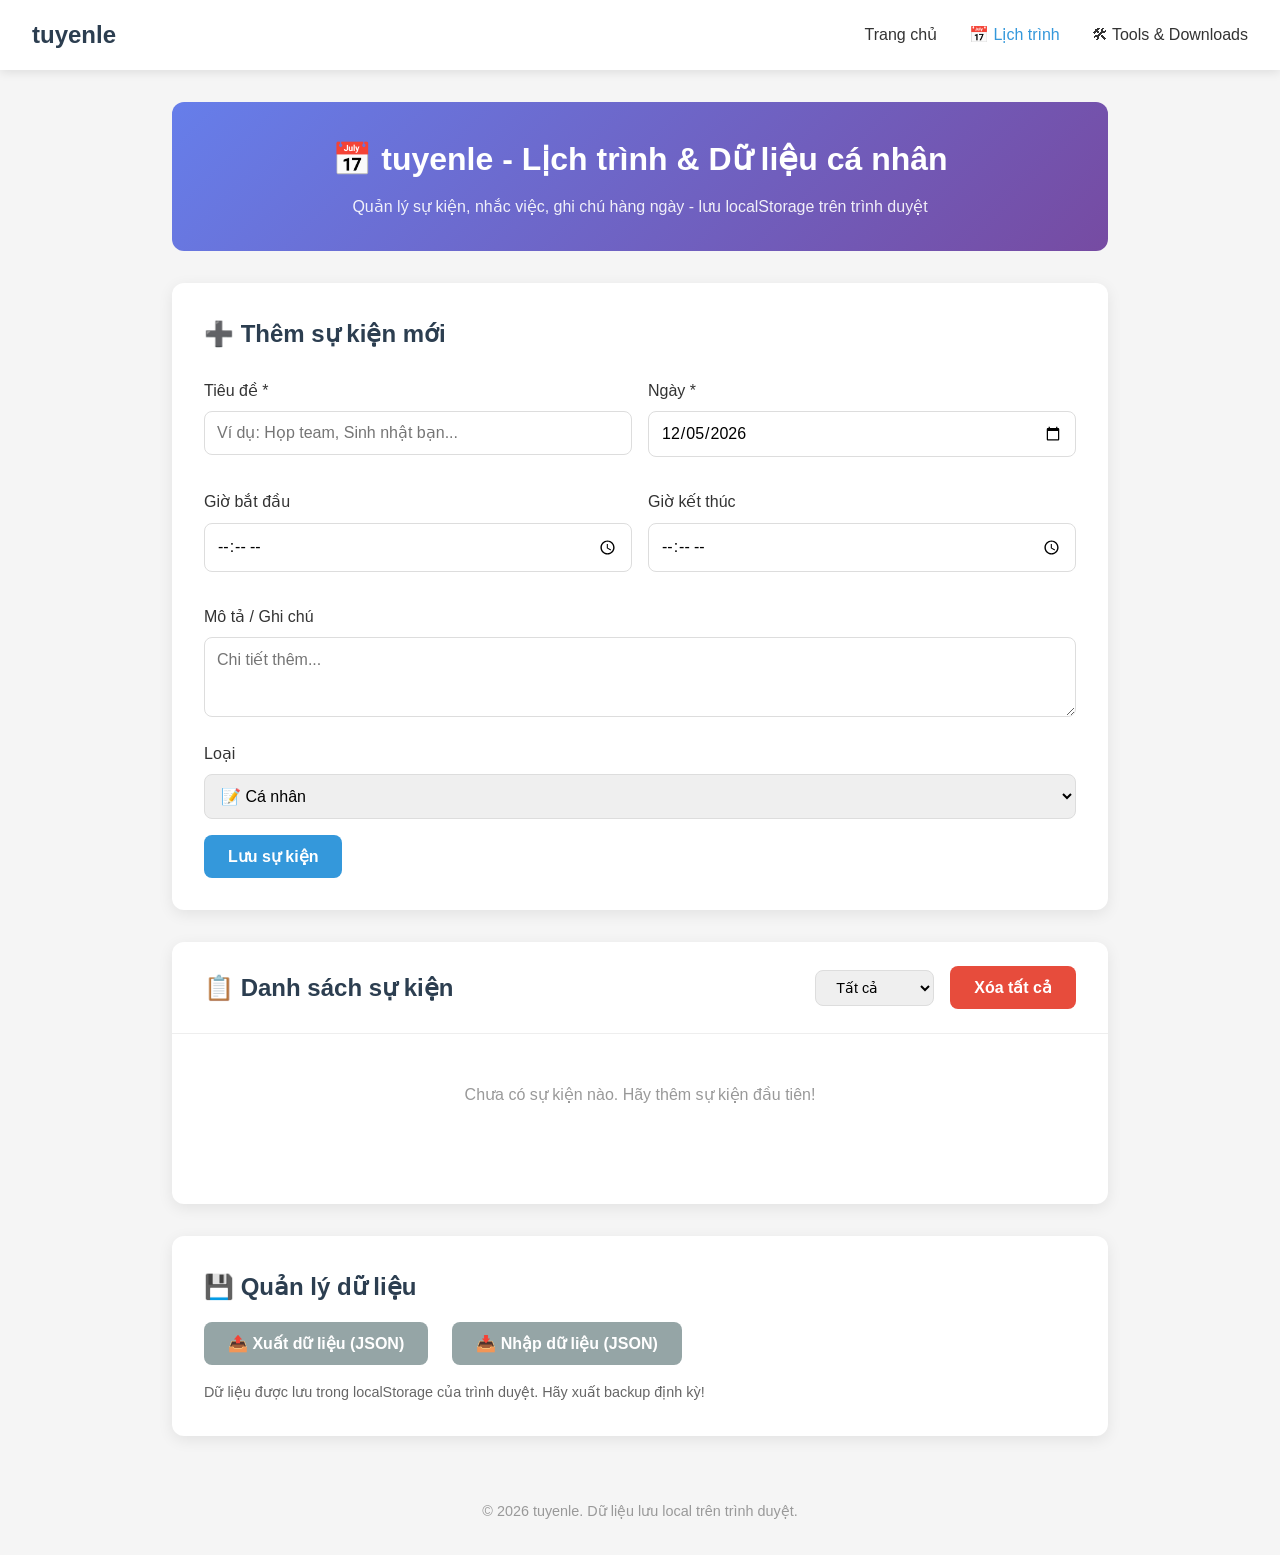
<file: pages/schedule.html>
<!DOCTYPE html>
<html lang="vi">
<head>
    <meta charset="UTF-8">
    <meta name="viewport" content="width=device-width, initial-scale=1.0">
    <title>Lịch trình - tuyenle</title>
    <link rel="stylesheet" href="../css/style.css">
    <link rel="stylesheet" href="../css/schedule.css">
</head>
<body>
    <header>
        <nav class="navbar">
            <div class="logo">tuyenle</div>
            <ul class="nav-links">
                <li><a href="../index.html">Trang chủ</a></li>
                <li><a href="schedule.html" class="active">📅 Lịch trình</a></li>
                <li><a href="tools.html">🛠 Tools & Downloads</a></li>
            </ul>
        </nav>
    </header>

    <main>
        <section class="page-header">
            <h1>📅 tuyenle - Lịch trình & Dữ liệu cá nhân</h1>
            <p>Quản lý sự kiện, nhắc việc, ghi chú hàng ngày - lưu localStorage trên trình duyệt</p>
        </section>

        <section class="schedule-form">
            <h2>➕ Thêm sự kiện mới</h2>
            <form id="eventForm">
                <div class="form-row">
                    <div class="form-group">
                        <label>Tiêu đề *</label>
                        <input type="text" id="eventTitle" required placeholder="Ví dụ: Họp team, Sinh nhật bạn...">
                    </div>
                    <div class="form-group">
                        <label>Ngày *</label>
                        <input type="date" id="eventDate" required>
                    </div>
                </div>
                <div class="form-row">
                    <div class="form-group">
                        <label>Giờ bắt đầu</label>
                        <input type="time" id="eventStartTime">
                    </div>
                    <div class="form-group">
                        <label>Giờ kết thúc</label>
                        <input type="time" id="eventEndTime">
                    </div>
                </div>
                <div class="form-group">
                    <label>Mô tả / Ghi chú</label>
                    <textarea id="eventDesc" rows="3" placeholder="Chi tiết thêm..."></textarea>
                </div>
                <div class="form-group">
                    <label>Loại</label>
                    <select id="eventType">
                        <option value="personal">📝 Cá nhân</option>
                        <option value="work">💼 Công việc</option>
                        <option value="health">🏥 Sức khỏe</option>
                        <option value="other">📌 Khác</option>
                    </select>
                </div>
                <button type="submit" class="btn btn-primary">Lưu sự kiện</button>
            </form>
        </section>

        <section class="schedule-list">
            <div class="list-header">
                <h2>📋 Danh sách sự kiện</h2>
                <div class="filter-controls">
                    <select id="filterType" onchange="filterEvents()">
                        <option value="all">Tất cả</option>
                        <option value="personal">Cá nhân</option>
                        <option value="work">Công việc</option>
                        <option value="health">Sức khỏe</option>
                        <option value="other">Khác</option>
                    </select>
                    <button class="btn btn-danger" onclick="clearAllEvents()" id="clearBtn">Xóa tất cả</button>
                </div>
            </div>
            <div id="eventsContainer" class="events-container">
                <!-- Events will be rendered here -->
            </div>
        </section>

        <section class="data-management">
            <h2>💾 Quản lý dữ liệu</h2>
            <div class="data-buttons">
                <button class="btn btn-secondary" onclick="exportData()">📤 Xuất dữ liệu (JSON)</button>
                <button class="btn btn-secondary" onclick="importData()">📥 Nhập dữ liệu (JSON)</button>
                <input type="file" id="importFile" accept=".json" style="display: none;" onchange="handleImport(event)">
            </div>
            <p class="data-note">Dữ liệu được lưu trong localStorage của trình duyệt. Hãy xuất backup định kỳ!</p>
        </section>
    </main>

    <footer>
        <p>&copy; 2026 tuyenle. Dữ liệu lưu local trên trình duyệt.</p>
    </footer>

    <script src="../js/main.js"></script>
    <script src="../js/schedule.js"></script>
</body>
</html>
</file>
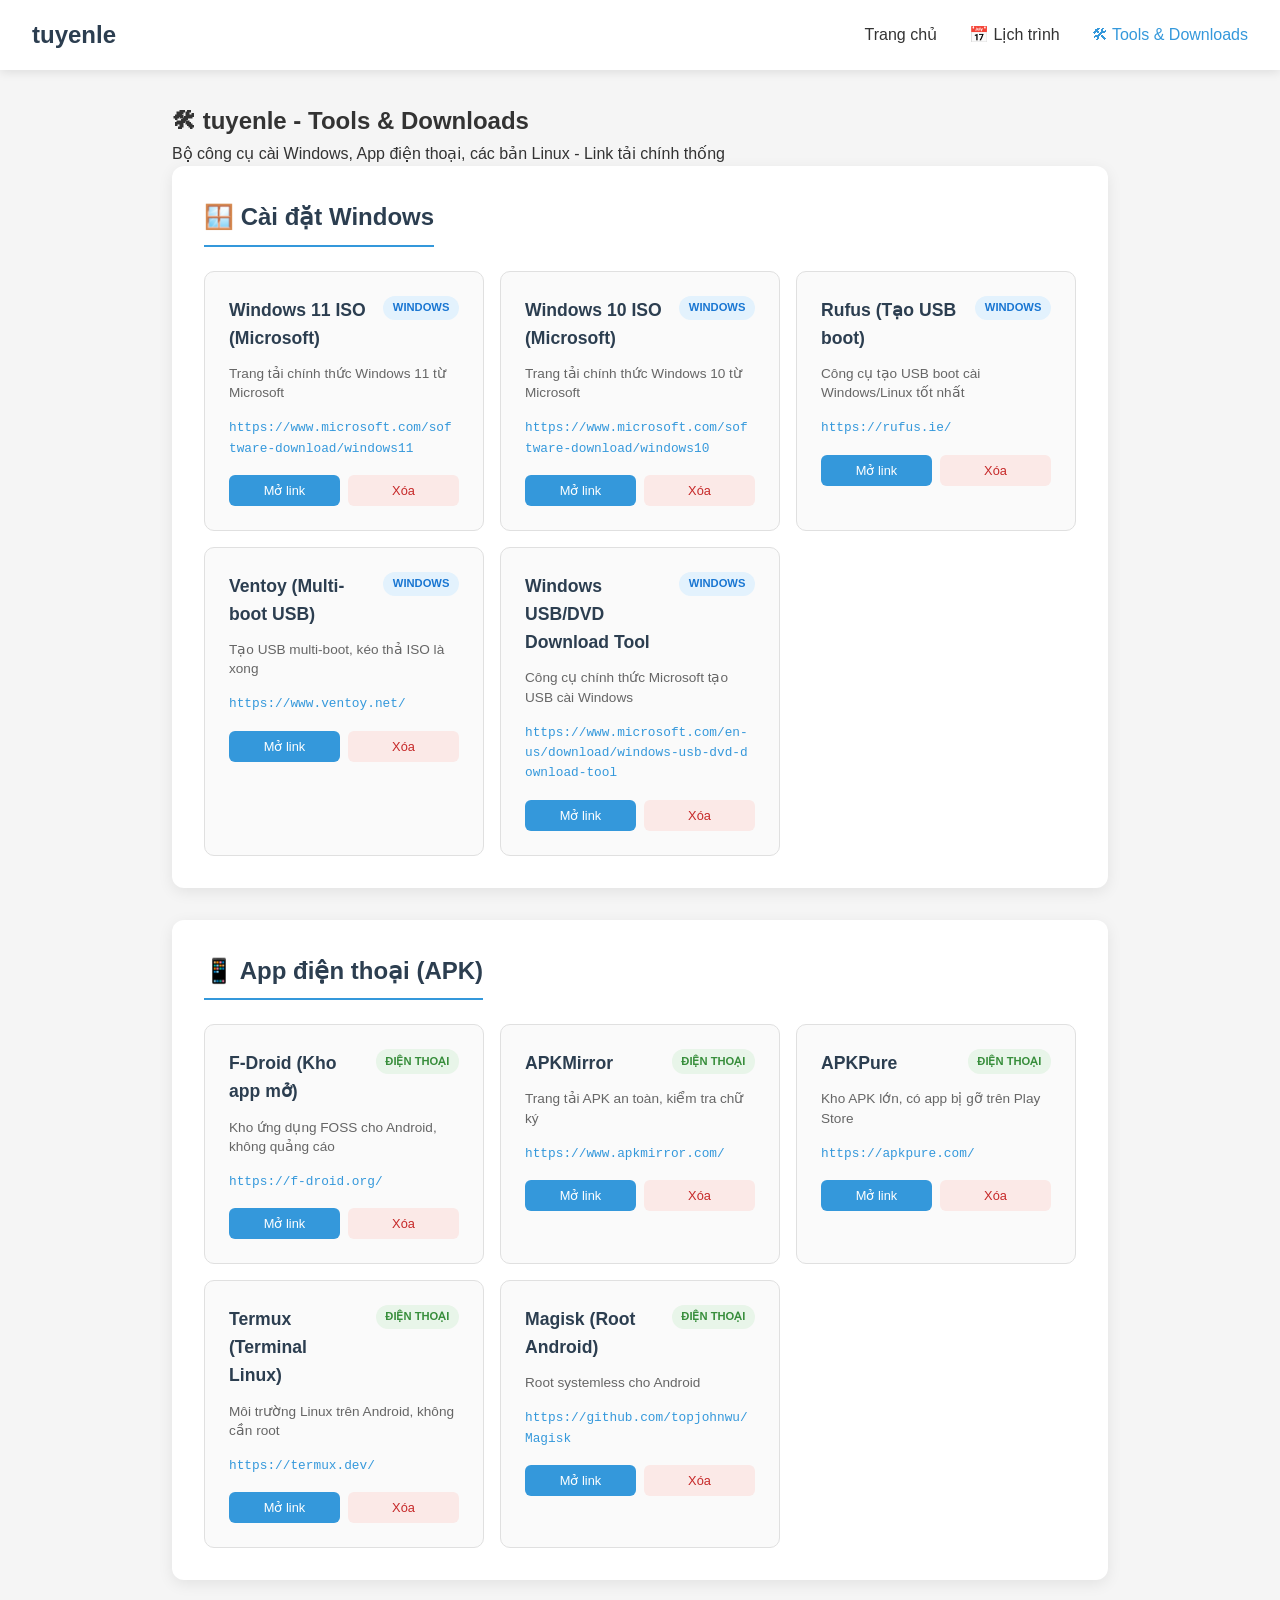
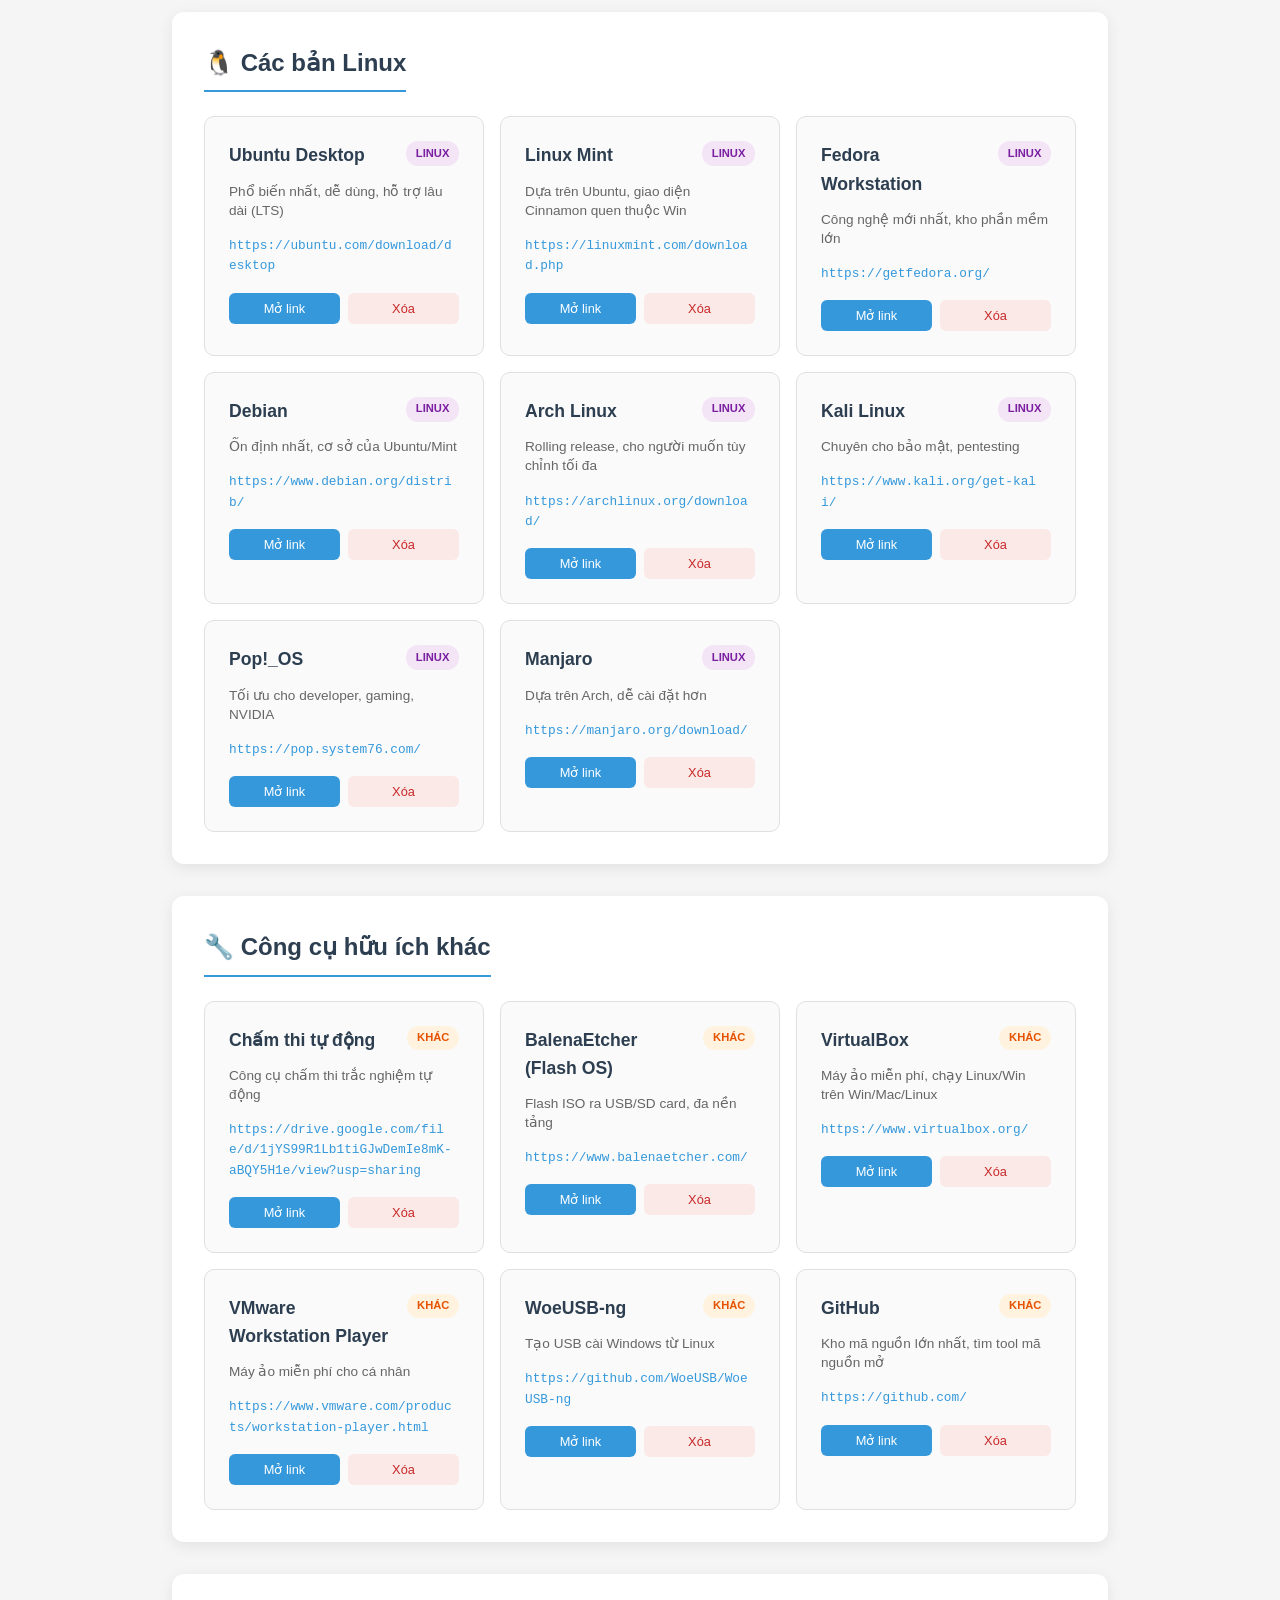
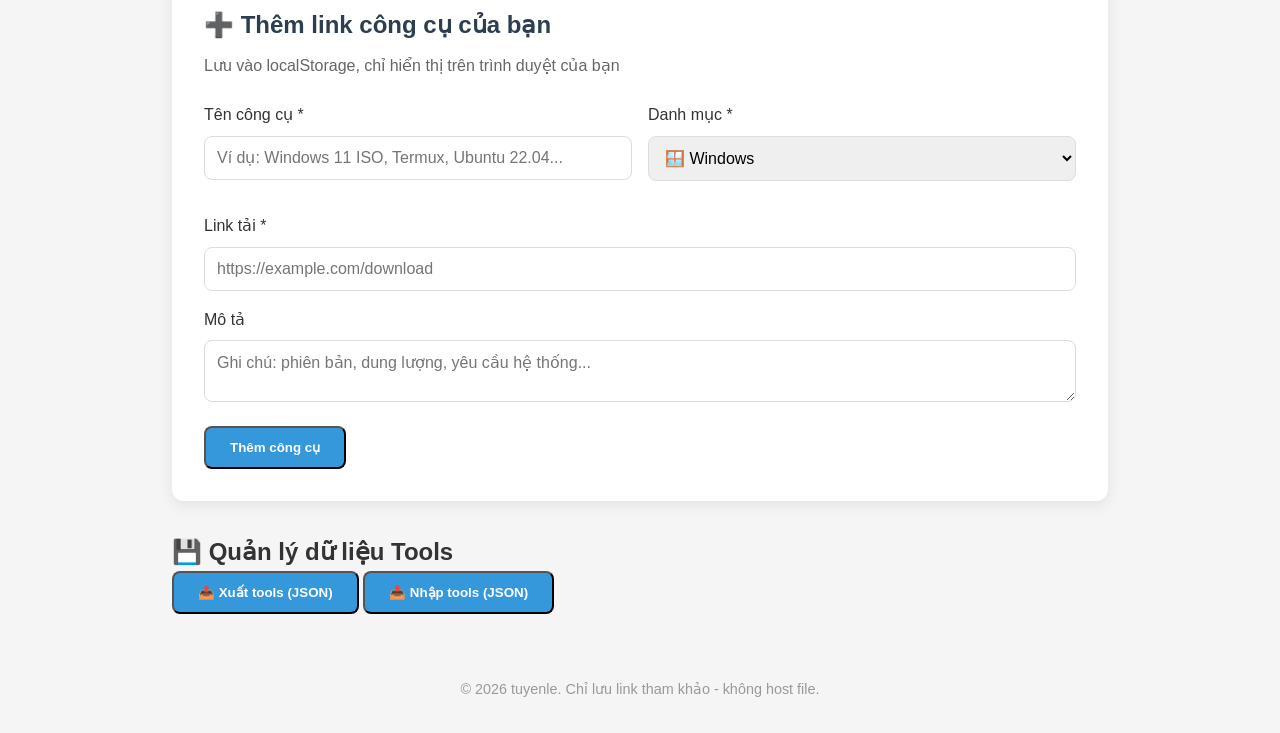
<file: pages/tools.html>
<!DOCTYPE html>
<html lang="vi">
<head>
    <meta charset="UTF-8">
    <meta name="viewport" content="width=device-width, initial-scale=1.0">
    <title>Tools & Downloads - tuyenle</title>
    <link rel="stylesheet" href="../css/style.css">
    <link rel="stylesheet" href="../css/tools.css">
</head>
<body>
    <header>
        <nav class="navbar">
            <div class="logo">tuyenle</div>
            <ul class="nav-links">
                <li><a href="../index.html">Trang chủ</a></li>
                <li><a href="schedule.html">📅 Lịch trình</a></li>
                <li><a href="tools.html" class="active">🛠 Tools & Downloads</a></li>
            </ul>
        </nav>
    </header>

    <main>
        <section class="page-header">
            <h1>🛠 tuyenle - Tools & Downloads</h1>
            <p>Bộ công cụ cài Windows, App điện thoại, các bản Linux - Link tải chính thống</p>
        </section>

        <section class="tools-category">
            <h2 class="category-title">🪟 Cài đặt Windows</h2>
            <div class="tools-grid" id="windowsTools">
                <!-- Windows tools will be rendered here -->
            </div>
        </section>

        <section class="tools-category">
            <h2 class="category-title">📱 App điện thoại (APK)</h2>
            <div class="tools-grid" id="phoneApps">
                <!-- Phone apps will be rendered here -->
            </div>
        </section>

        <section class="tools-category">
            <h2 class="category-title">🐧 Các bản Linux</h2>
            <div class="tools-grid" id="linuxDistros">
                <!-- Linux distros will be rendered here -->
            </div>
        </section>

        <section class="tools-category">
            <h2 class="category-title">🔧 Công cụ hữu ích khác</h2>
            <div class="tools-grid" id="otherTools">
                <!-- Other tools will be rendered here -->
            </div>
        </section>

        <section class="add-tool-section">
            <h2>➕ Thêm link công cụ của bạn</h2>
            <p>Lưu vào localStorage, chỉ hiển thị trên trình duyệt của bạn</p>
            <form id="addToolForm" class="tool-form">
                <div class="form-row">
                    <div class="form-group">
                        <label>Tên công cụ *</label>
                        <input type="text" id="toolName" required placeholder="Ví dụ: Windows 11 ISO, Termux, Ubuntu 22.04...">
                    </div>
                    <div class="form-group">
                        <label>Danh mục *</label>
                        <select id="toolCategory" required>
                            <option value="windows">🪟 Windows</option>
                            <option value="phone">📱 Điện thoại</option>
                            <option value="linux">🐧 Linux</option>
                            <option value="other">🔧 Khác</option>
                        </select>
                    </div>
                </div>
                <div class="form-group">
                    <label>Link tải *</label>
                    <input type="url" id="toolUrl" required placeholder="https://example.com/download" pattern="https://.*">
                </div>
                <div class="form-group">
                    <label>Mô tả</label>
                    <textarea id="toolDesc" rows="2" placeholder="Ghi chú: phiên bản, dung lượng, yêu cầu hệ thống..."></textarea>
                </div>
                <button type="submit" class="btn btn-primary">Thêm công cụ</button>
            </form>
        </section>

        <section class="data-management">
            <h2>💾 Quản lý dữ liệu Tools</h2>
            <div class="data-buttons">
                <button class="btn btn-secondary" onclick="exportTools()">📤 Xuất tools (JSON)</button>
                <button class="btn btn-secondary" onclick="importTools()">📥 Nhập tools (JSON)</button>
                <input type="file" id="importToolsFile" accept=".json" style="display: none;" onchange="handleToolsImport(event)">
            </div>
        </section>
    </main>

    <footer>
        <p>&copy; 2026 tuyenle. Chỉ lưu link tham khảo - không host file.</p>
    </footer>

    <script src="../js/main.js"></script>
    <script src="../js/tools.js"></script>
</body>
</html>
</file>
<file: css/style.css>
* {
    margin: 0;
    padding: 0;
    box-sizing: border-box;
}

body {
    font-family: -apple-system, BlinkMacSystemFont, 'Segoe UI', Roboto, Oxygen, Ubuntu, sans-serif;
    line-height: 1.6;
    color: #333;
    background: #f5f5f5;
}

.navbar {
    display: flex;
    justify-content: space-between;
    align-items: center;
    padding: 1rem 2rem;
    background: #fff;
    box-shadow: 0 2px 10px rgba(0,0,0,0.1);
    position: sticky;
    top: 0;
    z-index: 100;
}

.logo {
    font-size: 1.5rem;
    font-weight: bold;
    color: #2c3e50;
}

.nav-links {
    display: flex;
    list-style: none;
    gap: 2rem;
}

.nav-links a {
    text-decoration: none;
    color: #333;
    font-weight: 500;
    transition: color 0.3s;
}

.nav-links a:hover,
.nav-links a.active {
    color: #3498db;
}

main {
    max-width: 1000px;
    margin: 0 auto;
    padding: 2rem;
}

.hero {
    text-align: center;
    padding: 3rem 1rem;
    background: linear-gradient(135deg, #667eea 0%, #764ba2 100%);
    color: white;
    border-radius: 12px;
    margin-bottom: 2rem;
}

.hero h1 {
    font-size: 2.5rem;
    margin-bottom: 1rem;
}

.hero p {
    font-size: 1.2rem;
    opacity: 0.9;
}

.cards {
    display: grid;
    grid-template-columns: repeat(auto-fit, minmax(300px, 1fr));
    gap: 1.5rem;
    margin-bottom: 2rem;
}

.card {
    background: white;
    padding: 2rem;
    border-radius: 12px;
    box-shadow: 0 4px 15px rgba(0,0,0,0.08);
    transition: transform 0.3s, box-shadow 0.3s;
}

.card:hover {
    transform: translateY(-5px);
    box-shadow: 0 8px 25px rgba(0,0,0,0.15);
}

.card h3 {
    margin-bottom: 1rem;
    color: #2c3e50;
}

.card p {
    color: #666;
    margin-bottom: 1.5rem;
}

.btn {
    display: inline-block;
    padding: 0.75rem 1.5rem;
    background: #3498db;
    color: white;
    text-decoration: none;
    border-radius: 8px;
    font-weight: 600;
    transition: background 0.3s;
}

.btn:hover {
    background: #2980b9;
}

.info {
    background: white;
    padding: 2rem;
    border-radius: 12px;
    box-shadow: 0 4px 15px rgba(0,0,0,0.08);
}

.info h2 {
    margin-bottom: 1rem;
    color: #2c3e50;
}

.info p {
    color: #666;
}

footer {
    text-align: center;
    padding: 2rem;
    color: #999;
    font-size: 0.9rem;
}

@media (max-width: 600px) {
    .navbar {
        flex-direction: column;
        gap: 1rem;
    }
    .nav-links {
        gap: 1rem;
    }
    .hero h1 {
        font-size: 1.8rem;
    }
    main {
        padding: 1rem;
    }
}
</file>
<file: css/schedule.css>
.page-header {
    text-align: center;
    padding: 2rem 1rem;
    background: linear-gradient(135deg, #667eea 0%, #764ba2 100%);
    color: white;
    border-radius: 12px;
    margin-bottom: 2rem;
}

.page-header h1 {
    font-size: 2rem;
    margin-bottom: 0.5rem;
}

.page-header p {
    opacity: 0.9;
}

.schedule-form {
    background: white;
    padding: 2rem;
    border-radius: 12px;
    box-shadow: 0 4px 15px rgba(0,0,0,0.08);
    margin-bottom: 2rem;
}

.schedule-form h2 {
    margin-bottom: 1.5rem;
    color: #2c3e50;
}

.form-row {
    display: grid;
    grid-template-columns: 1fr 1fr;
    gap: 1rem;
    margin-bottom: 1rem;
}

.form-group {
    margin-bottom: 1rem;
}

.form-group label {
    display: block;
    margin-bottom: 0.5rem;
    font-weight: 500;
    color: #333;
}

.form-group input,
.form-group textarea,
.form-group select {
    width: 100%;
    padding: 0.75rem;
    border: 1px solid #ddd;
    border-radius: 8px;
    font-size: 1rem;
    font-family: inherit;
    transition: border-color 0.3s, box-shadow 0.3s;
}

.form-group input:focus,
.form-group textarea:focus,
.form-group select:focus {
    outline: none;
    border-color: #3498db;
    box-shadow: 0 0 0 3px rgba(52, 152, 219, 0.2);
}

.btn {
    padding: 0.75rem 1.5rem;
    border: none;
    border-radius: 8px;
    font-size: 1rem;
    font-weight: 600;
    cursor: pointer;
    transition: all 0.3s;
    text-decoration: none;
    display: inline-block;
}

.btn-primary {
    background: #3498db;
    color: white;
}

.btn-primary:hover {
    background: #2980b9;
}

.btn-secondary {
    background: #95a5a6;
    color: white;
    margin-right: 0.5rem;
}

.btn-secondary:hover {
    background: #7f8c8d;
}

.btn-danger {
    background: #e74c3c;
    color: white;
}

.btn-danger:hover {
    background: #c0392b;
}

.schedule-list {
    background: white;
    border-radius: 12px;
    box-shadow: 0 4px 15px rgba(0,0,0,0.08);
    overflow: hidden;
    margin-bottom: 2rem;
}

.list-header {
    display: flex;
    justify-content: space-between;
    align-items: center;
    padding: 1.5rem 2rem;
    border-bottom: 1px solid #eee;
    flex-wrap: wrap;
    gap: 1rem;
}

.list-header h2 {
    color: #2c3e50;
}

.filter-controls {
    display: flex;
    gap: 1rem;
    align-items: center;
}

.filter-controls select {
    padding: 0.5rem 1rem;
    border: 1px solid #ddd;
    border-radius: 8px;
    font-size: 0.9rem;
}

.events-container {
    padding: 0 2rem 2rem;
}

.event-item {
    display: flex;
    align-items: flex-start;
    gap: 1rem;
    padding: 1.5rem 0;
    border-bottom: 1px solid #f0f0f0;
    transition: background 0.3s;
}

.event-item:last-child {
    border-bottom: none;
}

.event-item:hover {
    background: #fafafa;
}

.event-date {
    background: #3498db;
    color: white;
    padding: 0.75rem 1rem;
    border-radius: 8px;
    text-align: center;
    min-width: 80px;
    flex-shrink: 0;
}

.event-date .day {
    font-size: 1.5rem;
    font-weight: bold;
    line-height: 1;
}

.event-date .month {
    font-size: 0.8rem;
    text-transform: uppercase;
    opacity: 0.9;
}

.event-content {
    flex: 1;
}

.event-title-row {
    display: flex;
    justify-content: space-between;
    align-items: flex-start;
    margin-bottom: 0.5rem;
    flex-wrap: wrap;
    gap: 0.5rem;
}

.event-title {
    font-size: 1.1rem;
    font-weight: 600;
    color: #2c3e50;
}

.event-type {
    padding: 0.25rem 0.75rem;
    border-radius: 20px;
    font-size: 0.75rem;
    font-weight: 600;
    text-transform: uppercase;
}

.event-type.personal { background: #e3f2fd; color: #1976d2; }
.event-type.work { background: #e8f5e9; color: #388e3c; }
.event-type.health { background: #fce4ec; color: #c2185b; }
.event-type.other { background: #f3e5f5; color: #7b1fa2; }

.event-meta {
    display: flex;
    gap: 1.5rem;
    margin-bottom: 0.5rem;
    flex-wrap: wrap;
    font-size: 0.9rem;
    color: #666;
}

.event-meta span {
    display: flex;
    align-items: center;
    gap: 0.3rem;
}

.event-desc {
    color: #555;
    font-size: 0.9rem;
    line-height: 1.5;
}

.event-actions {
    display: flex;
    gap: 0.5rem;
    flex-shrink: 0;
}

.event-actions button {
    padding: 0.4rem 0.8rem;
    font-size: 0.8rem;
    border: none;
    border-radius: 6px;
    cursor: pointer;
    transition: all 0.3s;
}

.btn-edit {
    background: #fff3e0;
    color: #e65100;
}

.btn-edit:hover {
    background: #ffe0b2;
}

.btn-delete {
    background: #fbe9e7;
    color: #c62828;
}

.btn-delete:hover {
    background: #ffcdd2;
}

.empty-state {
    text-align: center;
    padding: 3rem;
    color: #999;
}

.empty-state p {
    margin-bottom: 1rem;
}

.data-management {
    background: white;
    padding: 2rem;
    border-radius: 12px;
    box-shadow: 0 4px 15px rgba(0,0,0,0.08);
}

.data-management h2 {
    margin-bottom: 1rem;
    color: #2c3e50;
}

.data-buttons {
    display: flex;
    gap: 1rem;
    flex-wrap: wrap;
    margin-bottom: 1rem;
}

.data-note {
    color: #666;
    font-size: 0.9rem;
}

@media (max-width: 600px) {
    .form-row {
        grid-template-columns: 1fr;
    }
    .event-item {
        flex-direction: column;
    }
    .event-date {
        width: 100%;
        display: flex;
        justify-content: space-between;
        align-items: center;
        padding: 0.75rem 1rem;
    }
    .event-date .day {
        font-size: 1.2rem;
    }
    .list-header {
        flex-direction: column;
        align-items: flex-start;
    }
    .filter-controls {
        width: 100%;
        justify-content: space-between;
    }
}
</file>
<file: css/tools.css>
.tools-category {
    background: white;
    border-radius: 12px;
    box-shadow: 0 4px 15px rgba(0,0,0,0.08);
    padding: 2rem;
    margin-bottom: 2rem;
}

.category-title {
    color: #2c3e50;
    margin-bottom: 1.5rem;
    padding-bottom: 0.5rem;
    border-bottom: 2px solid #3498db;
    display: inline-block;
}

.tools-grid {
    display: grid;
    grid-template-columns: repeat(auto-fill, minmax(280px, 1fr));
    gap: 1rem;
}

.tool-card {
    border: 1px solid #e0e0e0;
    border-radius: 10px;
    padding: 1.5rem;
    transition: all 0.3s;
    background: #fafafa;
}

.tool-card:hover {
    border-color: #3498db;
    box-shadow: 0 4px 15px rgba(52, 152, 219, 0.15);
    transform: translateY(-2px);
}

.tool-card-header {
    display: flex;
    justify-content: space-between;
    align-items: flex-start;
    margin-bottom: 0.75rem;
}

.tool-name {
    font-size: 1.1rem;
    font-weight: 600;
    color: #2c3e50;
    flex: 1;
    margin-right: 1rem;
}

.tool-category-badge {
    padding: 0.2rem 0.6rem;
    border-radius: 12px;
    font-size: 0.7rem;
    font-weight: 600;
    text-transform: uppercase;
    flex-shrink: 0;
}

.tool-category-badge.windows { background: #e3f2fd; color: #1976d2; }
.tool-category-badge.phone { background: #e8f5e9; color: #388e3c; }
.tool-category-badge.linux { background: #f3e5f5; color: #7b1fa2; }
.tool-category-badge.other { background: #fff3e0; color: #e65100; }

.tool-desc {
    color: #666;
    font-size: 0.85rem;
    margin-bottom: 1rem;
    line-height: 1.4;
    display: -webkit-box;
    -webkit-line-clamp: 2;
    -webkit-box-orient: vertical;
    overflow: hidden;
}

.tool-url {
    font-size: 0.8rem;
    color: #3498db;
    word-break: break-all;
    margin-bottom: 1rem;
    font-family: monospace;
}

.tool-actions {
    display: flex;
    gap: 0.5rem;
}

.tool-actions button {
    flex: 1;
    padding: 0.5rem;
    font-size: 0.8rem;
    border: none;
    border-radius: 6px;
    cursor: pointer;
    transition: all 0.3s;
}

.btn-open {
    background: #3498db;
    color: white;
}

.btn-open:hover {
    background: #2980b9;
}

.btn-delete-tool {
    background: #fbe9e7;
    color: #c62828;
}

.btn-delete-tool:hover {
    background: #ffcdd2;
}

.empty-tools {
    grid-column: 1 / -1;
    text-align: center;
    padding: 3rem;
    color: #999;
}

.add-tool-section {
    background: white;
    border-radius: 12px;
    box-shadow: 0 4px 15px rgba(0,0,0,0.08);
    padding: 2rem;
    margin-bottom: 2rem;
}

.add-tool-section h2 {
    color: #2c3e50;
    margin-bottom: 0.5rem;
}

.add-tool-section > p {
    color: #666;
    margin-bottom: 1.5rem;
}

.tool-form .form-row {
    display: grid;
    grid-template-columns: 1fr 1fr;
    gap: 1rem;
    margin-bottom: 1rem;
}

.tool-form .form-group {
    margin-bottom: 1rem;
}

.tool-form label {
    display: block;
    margin-bottom: 0.5rem;
    font-weight: 500;
    color: #333;
}

.tool-form input,
.tool-form textarea,
.tool-form select {
    width: 100%;
    padding: 0.75rem;
    border: 1px solid #ddd;
    border-radius: 8px;
    font-size: 1rem;
    font-family: inherit;
    transition: border-color 0.3s, box-shadow 0.3s;
}

.tool-form input:focus,
.tool-form textarea:focus,
.tool-form select:focus {
    outline: none;
    border-color: #3498db;
    box-shadow: 0 0 0 3px rgba(52, 152, 219, 0.2);
}

@media (max-width: 600px) {
    .tool-form .form-row {
        grid-template-columns: 1fr;
    }
    .tools-grid {
        grid-template-columns: 1fr;
    }
    .tool-card-header {
        flex-direction: column;
        gap: 0.5rem;
    }
    .tool-name {
        margin-right: 0;
    }
}
</file>
